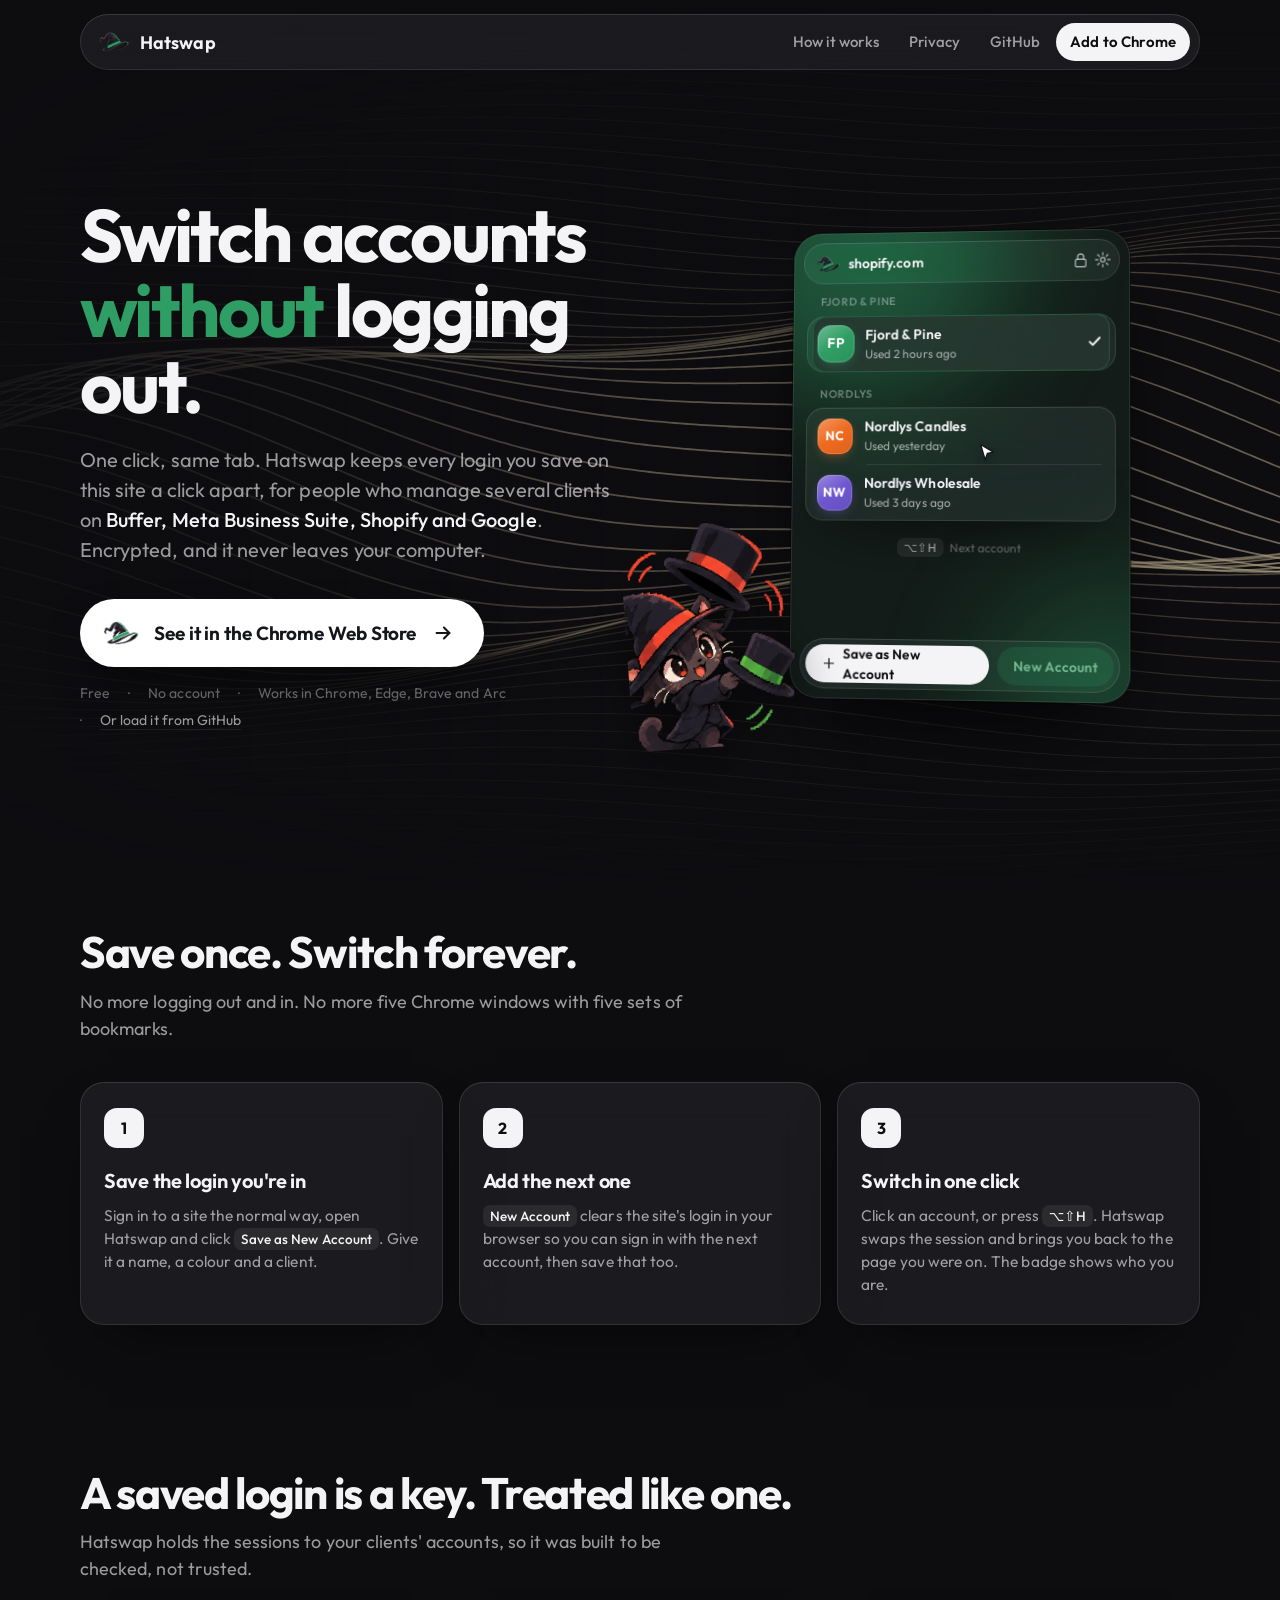
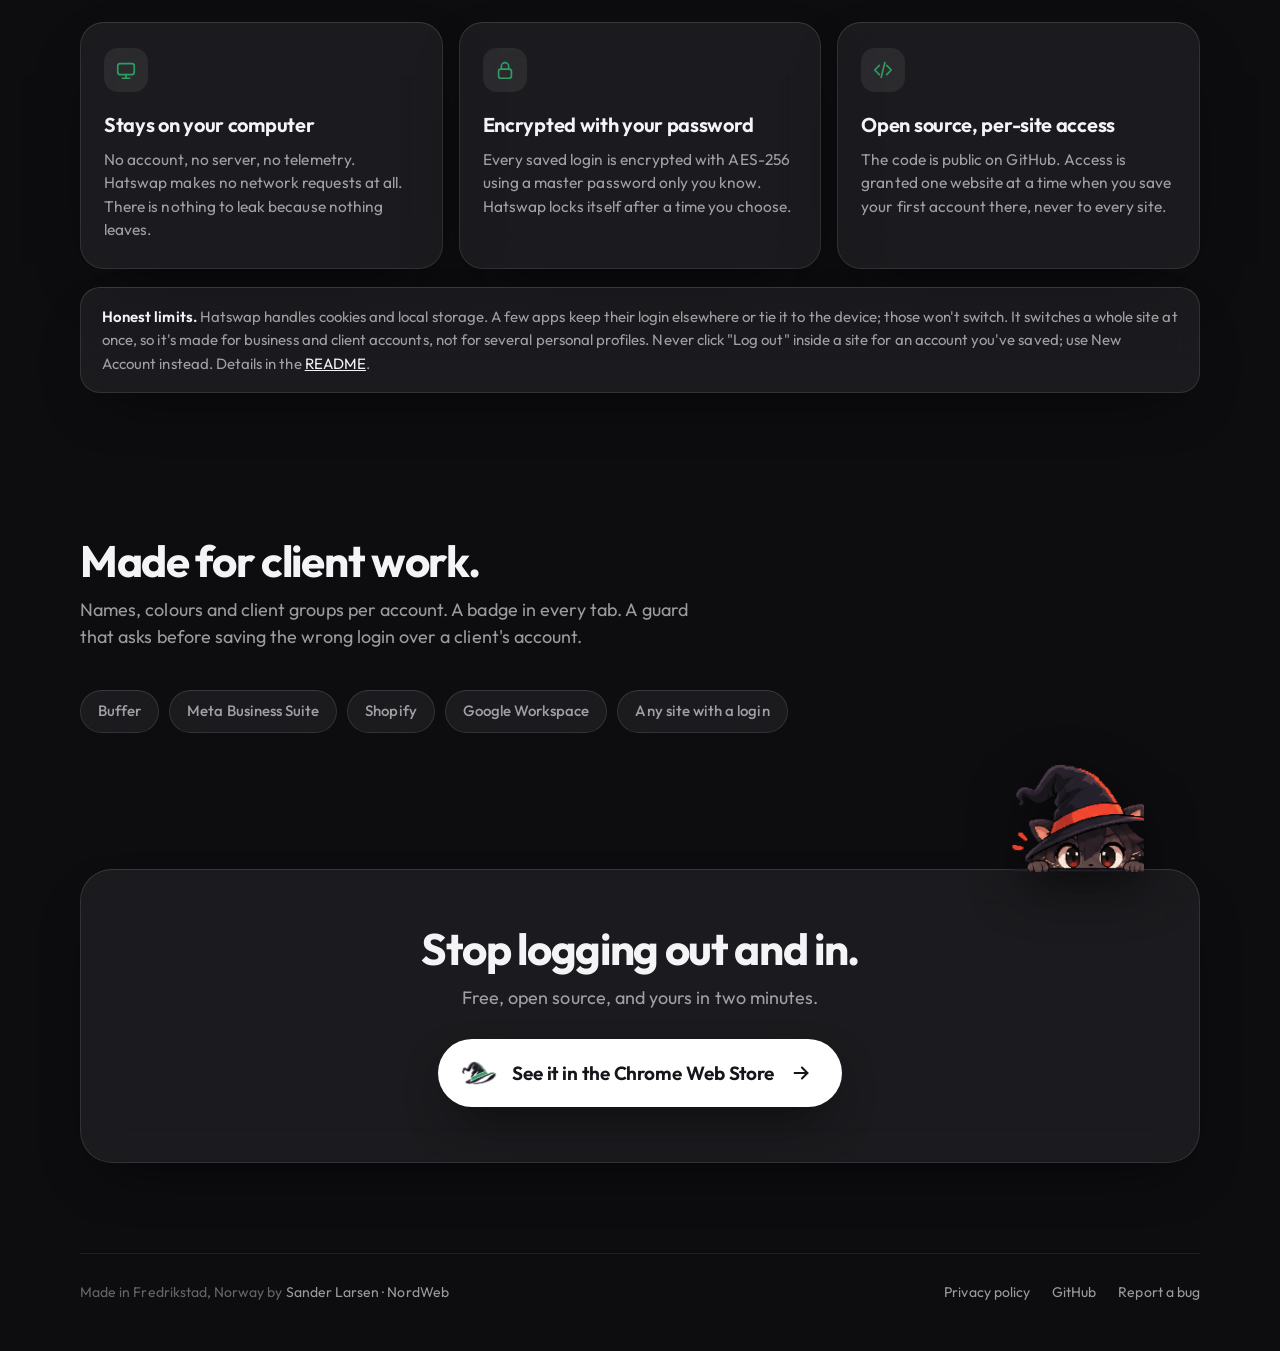
<file: index.html>
<!doctype html>
<html lang="en">
<head>
  <meta charset="utf-8">
  <meta name="viewport" content="width=device-width, initial-scale=1">
  <title>Hatswap – Switch accounts without logging out</title>
  <meta name="description" content="Hatswap is a free, open-source Chrome extension that switches between your accounts on the same website in one click. Every saved login is encrypted and never leaves your computer.">
  <meta property="og:title" content="Hatswap – Switch accounts without logging out">
  <meta property="og:description" content="One click, same tab. Encrypted, local-only, open source. Free Chrome extension for people who manage several clients.">
  <meta property="og:type" content="website">
  <meta property="og:image" content="icon128.png">
  <meta name="theme-color" content="#0d0d10">
  <link rel="icon" href="icon32.png" sizes="32x32">
  <link rel="apple-touch-icon" href="icon128.png">
  <style>
    @font-face {
      font-family: "Outfit";
      src: url("fonts/outfit.woff2") format("woff2-variations");
      font-weight: 100 900;
      font-display: swap;
    }

    :root {
      --coral: #ff5a3c;
      --wash: var(--coral);
      --bg: #0d0d10;
      --ink: #f4f3f6;
      --ink-2: rgb(244 243 246 / 0.62);
      --ink-3: rgb(244 243 246 / 0.38);
      --glass: rgb(255 255 255 / 0.06);
      --glass-strong: rgb(30 30 36 / 0.8);
      --glass-edge: rgb(255 255 255 / 0.1);
      --hairline: rgb(255 255 255 / 0.08);
      --field: rgb(255 255 255 / 0.07);
      --ok: #2ec27e;
      --font: "Outfit", ui-sans-serif, system-ui, -apple-system, sans-serif;
      --ease-out: cubic-bezier(0.23, 1, 0.32, 1);
      --spring: linear(0, 0.0251, 0.0893, 0.1782, 0.2805, 0.3873, 0.4923, 0.5911, 0.6806, 0.7595, 0.8269, 0.883, 0.9285, 0.9641, 0.9912, 1.0108, 1.0242, 1.0326, 1.037, 1.0384, 1.0376, 1.0352, 1.0318, 1.0279, 1.0238, 1.0197, 1.0159, 1.0125, 1.0094, 1.0068, 1.0046, 1.0028, 1.0015, 1.0004, 0.9996, 0.9991, 0.9988, 0.9986, 0.9985, 0.9986, 1);
      --spring-bouncy: linear(0, 0.0323, 0.1183, 0.2403, 0.3801, 0.5222, 0.6557, 0.7735, 0.8716, 0.9484, 1.0041, 1.0403, 1.0594, 1.0644, 1.0585, 1.0449, 1.0265, 1.006, 0.9856, 0.9671, 0.9517, 0.9402, 0.9329, 0.9298, 0.9304, 0.9343, 0.9407, 0.9489, 0.958, 0.9674, 0.9765, 0.9847, 0.9917, 0.9972, 1.0011, 1.0035, 1.0046, 1.0046, 1.0038, 1.0025, 1);
    }

    * { box-sizing: border-box; }
    html { scroll-behavior: smooth; }
    body {
      margin: 0;
      min-height: 100vh;
      font: 400 17px/1.5 var(--font);
      letter-spacing: 0.003em;
      -webkit-font-smoothing: antialiased;
      background: var(--bg);
      color: var(--ink);
      overflow-x: hidden;
    }
    h1, h2, h3, p { margin: 0; }
    a { color: inherit; }
    .i { width: 20px; height: 20px; flex: none; fill: none; stroke: currentColor; stroke-width: 1.8; stroke-linecap: round; stroke-linejoin: round; }
    :focus-visible { outline: 2.5px solid color-mix(in oklab, var(--wash) 60%, #fff); outline-offset: 3px; }

    /* The waves: a crisp field of flowing lines drawn at device resolution, in the
       colour of the account that is active in the demo. A mask keeps the text side calm. */
    .waves { position: fixed; inset: 0; z-index: 0; width: 100%; height: 100%; pointer-events: none; }
    .waves-mask {
      position: fixed; inset: 0; z-index: 0; pointer-events: none;
      background:
        linear-gradient(90deg, rgb(13 13 16 / 0.92) 0%, rgb(13 13 16 / 0.72) 26%, rgb(13 13 16 / 0.25) 50%, transparent 68%),
        linear-gradient(180deg, var(--bg) 0%, transparent 18%, transparent 86%, var(--bg) 100%);
    }
    /* The demo popup keeps its own soft blobs, like the real popup. */
    .blob {
      position: absolute;
      border-radius: 50%;
      background: var(--wash);
      opacity: 0.4;
      filter: blur(60px);
      transition: background-color 1200ms ease;
      animation: drift 32s ease-in-out infinite alternate;
    }
    @keyframes drift { from { transform: translate(0, 0) scale(1); } to { transform: translate(24px, 18px) scale(1.1); } }

    .page { position: relative; z-index: 1; }
    .wrap { width: min(1120px, 100% - 32px); margin: 0 auto; }

    /* Glass */
    .glass {
      background: var(--glass);
      box-shadow: inset 0 0 0 1px var(--glass-edge), 0 1px 0 rgb(255 255 255 / 0.04) inset, 0 24px 60px -30px rgb(0 0 0 / 0.8);
      backdrop-filter: blur(22px) saturate(1.5);
      -webkit-backdrop-filter: blur(22px) saturate(1.5);
    }

    /* Nav */
    .nav { position: sticky; top: 14px; z-index: 5; }
    .nav .bar { display: flex; align-items: center; gap: 20px; height: 56px; padding: 0 10px 0 18px; border-radius: 999px; }
    .brand { display: flex; align-items: center; gap: 10px; font-weight: 650; font-size: 18px; text-decoration: none; letter-spacing: 0.005em; }
    .nav-links { margin-left: auto; display: flex; gap: 2px; }
    .nav-links a { padding: 8px 14px; border-radius: 999px; color: var(--ink-2); text-decoration: none; font-size: 15px; font-weight: 500; transition: background-color 180ms ease, color 180ms ease; }
    .nav-links a:hover { background: var(--field); color: var(--ink); }
    .nav-links a.pill-btn { background: var(--ink); color: var(--bg); font-weight: 600; }
    .nav-links a.pill-btn:hover { background: #fff; }

    /* Hat mark: the artwork, with the band as a masked layer so it can take a colour. */
    .mark { --band: var(--coral); position: relative; display: block; flex: none; width: 32px; aspect-ratio: 1248 / 853; transform-origin: 50% 85%; }
    .hat { display: block; width: 100%; height: 100%; object-fit: contain; }
    .hat-band {
      position: absolute; inset: 0; background: var(--band);
      -webkit-mask: url("hat-band.png") center / contain no-repeat; mask: url("hat-band.png") center / contain no-repeat;
      transition: background-color 400ms ease 120ms;
    }
    .mark.is-swapping { animation: hat-swap 680ms var(--ease-out); }
    @keyframes hat-swap {
      0% { transform: none; }
      28% { transform: translateY(-5px) rotate(-16deg); }
      58% { transform: translateY(1.5px) rotate(5deg); }
      78% { transform: translateY(-0.5px) rotate(-1.5deg); }
      100% { transform: none; }
    }

    /* Hero */
    .hero { display: grid; grid-template-columns: 1.1fr 0.9fr; gap: 48px; align-items: center; padding: 72px 0 56px; min-height: calc(100vh - 100px); }
    h1 { margin-top: 0; font-size: clamp(42px, 6.2vw, 74px); line-height: 1.02; font-weight: 700; letter-spacing: -0.035em; }
    h1 em { font-style: normal; color: var(--wash); transition: color 1200ms ease; }
    .lede { margin-top: 22px; max-width: 540px; font-size: clamp(17px, 1.6vw, 20px); line-height: 1.5; color: var(--ink-2); }
    .lede strong { color: var(--ink); font-weight: 500; }

    .cta {
      display: inline-flex;
      align-items: center;
      gap: 14px;
      margin-top: 34px;
      height: 68px;
      padding: 0 30px 0 22px;
      border-radius: 999px;
      background: #fff;
      color: #15161a;
      text-decoration: none;
      font-size: 19px;
      font-weight: 650;
      letter-spacing: -0.005em;
      box-shadow: 0 0 0 0 color-mix(in oklab, var(--wash) 0%, transparent), 0 20px 50px -20px rgb(0 0 0 / 0.9);
      transition: transform 420ms var(--spring), box-shadow 400ms ease;
    }
    .cta .mark { --band: var(--wash); width: 38px; }
    .cta .i { width: 22px; height: 22px; margin-left: 2px; stroke-width: 2.2; transition: transform 320ms var(--spring); }
    .cta:hover { transform: translateY(-2px); box-shadow: 0 0 0 6px color-mix(in oklab, var(--wash) 28%, transparent), 0 24px 60px -18px color-mix(in oklab, var(--wash) 60%, #000); }
    .cta:hover .i { transform: translateX(4px); }
    .cta:active { transform: scale(0.97); transition-duration: 60ms; }
    .cta-meta { margin-top: 16px; display: flex; flex-wrap: wrap; gap: 6px 18px; font-size: 14px; color: var(--ink-3); }
    .cta-meta span::before { content: "·"; margin-right: 18px; color: var(--ink-3); }
    .cta-meta span:first-child::before { content: none; margin: 0; }
    .cta-meta a { color: var(--ink-2); text-decoration: none; border-bottom: 1px solid var(--hairline); }
    .cta-meta a:hover { color: var(--ink); }

    /* The demo: a live mock of the popup */
    .demo { position: relative; display: flex; justify-content: center; perspective: 1400px; }
    .popup {
      position: relative;
      width: 340px;
      height: 470px;
      overflow: hidden;
      border-radius: 28px;
      background: color-mix(in oklab, var(--bg) 88%, var(--wash) 12%);
      box-shadow: inset 0 0 0 1px var(--glass-edge), 0 40px 90px -30px rgb(0 0 0 / 0.95), 0 0 0 1px rgb(0 0 0 / 0.5);
      transform: rotateY(-6deg) rotateX(3deg);
      transition: background-color 1200ms ease, transform 700ms var(--ease-out);
      font-size: 13.5px;
    }
    .demo:hover .popup { transform: none; }
    .popup .blob.a { width: 300px; height: 300px; top: -130px; left: -80px; opacity: 0.45; }
    .popup .blob.b { width: 240px; height: 240px; bottom: -120px; right: -100px; opacity: 0.3; }
    .popup-ui { position: absolute; inset: 0; display: flex; flex-direction: column; }
    .p-bar { position: absolute; left: 10px; right: 10px; top: 10px; z-index: 2; display: flex; align-items: center; gap: 8px; height: 42px; padding: 0 8px 0 12px; border-radius: 999px; }
    .p-bar .mark { width: 26px; }
    .p-bar .site { font-weight: 600; font-size: 14px; }
    .p-bar .icons { margin-left: auto; display: flex; gap: 4px; color: var(--ink-2); }
    .p-bar .icons .i { width: 18px; height: 18px; }
    .p-body { position: absolute; inset: 62px 0 70px; padding: 0 14px; overflow: hidden; }
    .p-section + .p-section { margin-top: 14px; }
    .p-head { padding: 0 14px 6px; font-size: 11px; font-weight: 600; letter-spacing: 0.06em; text-transform: uppercase; color: var(--ink-3); }
    .p-group { position: relative; list-style: none; margin: 0; padding: 0; border-radius: 18px; overflow: hidden; }
    .p-pill {
      position: absolute; left: 6px; right: 6px; top: 0; z-index: 0; border-radius: 14px;
      background: color-mix(in oklab, var(--wash) 16%, var(--glass-strong));
      box-shadow: inset 0 0 0 1px color-mix(in oklab, var(--wash) 30%, transparent);
      opacity: 0; pointer-events: none;
      transition: transform 560ms var(--spring), height 560ms var(--spring), opacity 200ms ease, background-color 700ms ease;
    }
    .p-row { position: relative; z-index: 1; display: flex; align-items: center; gap: 12px; padding: 9px 12px; }
    .p-row + .p-row::before { content: ""; position: absolute; top: 0; left: 62px; right: 14px; height: 1px; background: var(--hairline); transition: opacity 300ms ease; }
    .p-row.is-active::before, .p-row.is-active + .p-row::before { opacity: 0; }
    .avatar {
      display: grid; place-items: center; width: 36px; height: 36px; flex: none; border-radius: 13px;
      background-color: var(--c);
      background-image: linear-gradient(145deg, rgb(255 255 255 / 0.3), rgb(255 255 255 / 0) 50%, rgb(0 0 0 / 0.08));
      color: #fff; font-size: 13px; font-weight: 700; letter-spacing: 0.03em;
      box-shadow: inset 0 0 0 1px rgb(255 255 255 / 0.18), 0 4px 12px -4px color-mix(in oklab, var(--c) 60%, transparent);
      transition: transform 460ms var(--spring);
    }
    .p-row.is-active .avatar { transform: scale(1.06); }
    .p-text { display: flex; flex-direction: column; min-width: 0; flex: 1; }
    .p-name { font-weight: 600; font-size: 14px; }
    .p-sub { font-size: 12px; color: var(--ink-2); white-space: nowrap; overflow: hidden; text-overflow: ellipsis; }
    .p-check { width: 18px; height: 18px; stroke-width: 2.6; opacity: 0; transform: scale(0.4) rotate(-20deg); transition: opacity 140ms ease, transform 520ms var(--spring-bouncy); }
    .p-row.is-active .p-check { opacity: 1; transform: none; }
    .p-hint { margin-top: 18px; text-align: center; font-size: 12px; color: var(--ink-3); }
    .p-hint kbd { margin-right: 6px; padding: 2px 7px; border-radius: 7px; background: var(--field); color: var(--ink-2); font: 500 12px/1.5 var(--font); }
    .p-tool { position: absolute; left: 10px; right: 10px; bottom: 10px; z-index: 2; display: flex; gap: 8px; padding: 6px; border-radius: 999px; }
    .p-btn { display: inline-flex; align-items: center; justify-content: center; gap: 6px; height: 38px; padding: 0 16px; border-radius: 999px; font-size: 13.5px; font-weight: 600; }
    .p-btn.filled { flex: 1; background: var(--ink); color: var(--bg); }
    .p-btn.tinted { background: color-mix(in oklab, var(--wash) 18%, transparent); color: color-mix(in oklab, var(--wash) 70%, var(--ink)); transition: background-color 700ms ease, color 700ms ease; }
    .p-btn .i { width: 16px; height: 16px; }
    .cursor {
      position: absolute; z-index: 3; width: 22px; height: 22px; pointer-events: none;
      filter: drop-shadow(0 4px 8px rgb(0 0 0 / 0.5));
      transition: transform 900ms var(--ease-out), opacity 300ms ease;
      opacity: 0;
    }
    .cursor svg { width: 22px; height: 22px; }
    .cursor.is-pressing svg { transform: scale(0.85); }
    .cursor svg { transition: transform 120ms ease; }

    /* The mascot */
    .mascot { display: block; height: auto; filter: drop-shadow(0 14px 24px rgb(0 0 0 / 0.55)); pointer-events: none; user-select: none; }
    .hero-cat { position: absolute; left: -92px; bottom: -48px; width: 168px; transform: rotate(-4deg); }
    .section-head { display: flex; align-items: flex-end; justify-content: space-between; gap: 28px; }
    .section-head .mascot { width: 128px; flex: none; margin-bottom: -8px; }
    .band .inner { position: relative; }
    .band .peek { position: absolute; right: 56px; bottom: calc(100% - 4px); width: 132px; margin: 0; }
    .footer-cat { width: 48px; filter: none; }

    /* Sections */
    section.block { padding: 72px 0; }
    .section-title { font-size: clamp(30px, 3.6vw, 44px); font-weight: 700; letter-spacing: -0.03em; line-height: 1.08; }
    .section-lede { margin-top: 12px; max-width: 620px; font-size: 18px; color: var(--ink-2); }
    .steps { margin-top: 40px; display: grid; grid-template-columns: repeat(3, 1fr); gap: 16px; }
    .step { padding: 26px 24px 28px; border-radius: 24px; }
    .step .n { display: grid; place-items: center; width: 40px; height: 40px; border-radius: 13px; background: var(--ink); color: var(--bg); font-weight: 700; font-size: 16px; }
    .step h3 { margin-top: 18px; font-size: 20px; font-weight: 650; letter-spacing: -0.015em; }
    .step p { margin-top: 8px; color: var(--ink-2); font-size: 15.5px; line-height: 1.5; }
    .step code { padding: 2px 7px; border-radius: 7px; background: var(--field); color: var(--ink); font: 500 13.5px/1.5 var(--font); white-space: nowrap; }

    .cards { margin-top: 40px; display: grid; grid-template-columns: repeat(3, 1fr); gap: 16px; }
    .card { padding: 26px 24px 28px; border-radius: 24px; }
    .card .icon { display: grid; place-items: center; width: 44px; height: 44px; border-radius: 14px; background: var(--field); color: var(--wash); transition: color 1200ms ease; }
    .card .icon .i { width: 22px; height: 22px; }
    .card h3 { margin-top: 18px; font-size: 20px; font-weight: 650; letter-spacing: -0.015em; }
    .card p { margin-top: 8px; color: var(--ink-2); font-size: 15.5px; line-height: 1.5; }
    .honest { margin-top: 18px; padding: 18px 22px; border-radius: 20px; font-size: 15px; color: var(--ink-2); line-height: 1.55; }
    .honest strong { color: var(--ink); font-weight: 600; }
    .honest a { color: var(--ink); }

    .works { margin-top: 40px; display: flex; flex-wrap: wrap; gap: 10px; }
    .works span { padding: 10px 18px; border-radius: 999px; font-size: 15px; font-weight: 500; color: var(--ink-2); }

    .band { padding: 64px 0 90px; }
    .band .inner { padding: 56px 32px; border-radius: 32px; text-align: center; }
    .band h2 { font-size: clamp(30px, 3.6vw, 44px); font-weight: 700; letter-spacing: -0.03em; line-height: 1.08; }
    .band p { margin-top: 12px; color: var(--ink-2); font-size: 18px; }
    .band .cta { margin-top: 28px; }

    footer { padding: 0 0 48px; }
    footer .row { display: flex; flex-wrap: wrap; align-items: center; gap: 8px 22px; padding-top: 28px; border-top: 1px solid var(--hairline); font-size: 14px; color: var(--ink-3); }
    footer a { color: var(--ink-2); text-decoration: none; }
    footer a:hover { color: var(--ink); }
    footer .spacer { flex: 1; }

    @media (max-width: 900px) {
      .hero { grid-template-columns: 1fr; gap: 40px; padding: 48px 0 40px; min-height: 0; text-align: center; }
      .lede { margin-left: auto; margin-right: auto; }
      .cta-meta { justify-content: center; gap: 8px; }
      .cta-meta span::before { content: none; margin: 0; }
      .cta-meta span { padding: 6px 12px; border-radius: 999px; background: var(--field); }
      .steps, .cards { grid-template-columns: 1fr; }
      .popup { transform: none; }
      .nav-links a:not(.pill-btn) { display: none; }
      .hero-cat { left: -14px; bottom: -40px; width: 116px; }
      .section-head { flex-direction: column; align-items: flex-start; }
      .section-head .mascot { width: 104px; margin: 0; }
      .band .peek { width: 104px; right: 24px; }
    }
    @media (max-width: 420px) {
      .popup { width: 100%; max-width: 340px; }
      .cta { height: 60px; padding: 0 22px 0 18px; font-size: 17px; gap: 10px; }
      .cta .hat { width: 26px; height: 26px; }
    }
    @media (prefers-reduced-motion: reduce) {
      *, *::before, *::after { transition-duration: 1ms !important; animation-duration: 1ms !important; }
      .blob { animation: none; }
      html { scroll-behavior: auto; }
    }
  </style>
</head>
<body>
  <canvas class="waves" id="waves" aria-hidden="true"></canvas>
  <div class="waves-mask" aria-hidden="true"></div>

  <svg width="0" height="0" style="position:absolute" aria-hidden="true">
    <symbol id="check" viewBox="0 0 24 24"><path d="m5.5 12.5 4 4L18.5 7"/></symbol>
  </svg>

  <div class="page">
    <header class="nav">
      <div class="wrap">
        <div class="bar glass">
          <a class="brand" href="#top" aria-label="Hatswap">
            <span class="mark" id="nav-mark"><img class="hat" src="hat.png" alt=""><span class="hat-band" aria-hidden="true"></span></span>
            Hatswap
          </a>
          <nav class="nav-links" aria-label="Site">
            <a href="#how">How it works</a>
            <a href="#privacy">Privacy</a>
            <a href="https://github.com/bogoza65/hatswap" rel="noopener">GitHub</a>
            <a class="pill-btn" href="https://chromewebstore.google.com/search/hatswap" rel="noopener">Add to Chrome</a>
          </nav>
        </div>
      </div>
    </header>

    <main class="wrap" id="top">
      <section class="hero">
        <div class="hero-text">
          <h1>Switch accounts <em>without</em> logging out.</h1>
          <p class="lede">One click, same tab. Hatswap keeps every login you save on this site a click apart, for people who manage several clients on <strong>Buffer, Meta Business Suite, Shopify and Google</strong>. Encrypted, and it never leaves your computer.</p>
          <!-- Replace the href with the store detail URL once the listing is live. -->
          <a class="cta" id="cta" href="https://chromewebstore.google.com/search/hatswap" rel="noopener">
            <span class="mark"><img class="hat" src="hat.png" alt=""><span class="hat-band" aria-hidden="true"></span></span>
            See it in the Chrome Web Store
            <svg class="i" viewBox="0 0 24 24" aria-hidden="true"><path d="M5 12h14"/><path d="m13 6 6 6-6 6"/></svg>
          </a>
          <p class="cta-meta">
            <span>Free</span>
            <span>No account</span>
            <span>Works in Chrome, Edge, Brave and Arc</span>
            <span><a href="https://github.com/bogoza65/hatswap/releases" rel="noopener">Or load it from GitHub</a></span>
          </p>
        </div>

        <div class="demo" aria-label="Animated demo of the Hatswap popup switching between three accounts">
          <div class="popup" id="popup">
            <span class="blob a" aria-hidden="true"></span><span class="blob b" aria-hidden="true"></span>
            <div class="popup-ui">
              <div class="p-bar glass">
                <span class="mark" id="popup-mark"><img class="hat" src="hat.png" alt=""><span class="hat-band" aria-hidden="true"></span></span>
                <span class="site">shopify.com</span>
                <span class="icons" aria-hidden="true">
                  <svg class="i" viewBox="0 0 24 24"><rect x="5" y="11" width="14" height="10" rx="2.5"/><path d="M8 11V8a4 4 0 0 1 8 0v3"/></svg>
                  <svg class="i" viewBox="0 0 24 24"><circle cx="12" cy="12" r="3"/><path d="M12 2.5v3M12 18.5v3M2.5 12h3M18.5 12h3M5.3 5.3l2.1 2.1M16.6 16.6l2.1 2.1M5.3 18.7l2.1-2.1M16.6 7.4l2.1-2.1"/></svg>
                </span>
              </div>
              <div class="p-body" id="p-body">
                <div class="p-section">
                  <div class="p-head">Fjord &amp; Pine</div>
                  <ul class="p-group glass"><li class="p-pill" aria-hidden="true"></li>
                    <li class="p-row" data-color="#2F9E64" data-name="Fjord &amp; Pine"><span class="avatar" style="--c:#2F9E64">FP</span><span class="p-text"><span class="p-name">Fjord &amp; Pine</span><span class="p-sub">Used 2 hours ago</span></span><svg class="i p-check" aria-hidden="true"><use href="#check"/></svg></li>
                  </ul>
                </div>
                <div class="p-section">
                  <div class="p-head">Nordlys</div>
                  <ul class="p-group glass"><li class="p-pill" aria-hidden="true"></li>
                    <li class="p-row" data-color="#EF6A1F" data-name="Nordlys Candles"><span class="avatar" style="--c:#EF6A1F">NC</span><span class="p-text"><span class="p-name">Nordlys Candles</span><span class="p-sub">Used yesterday</span></span><svg class="i p-check" aria-hidden="true"><use href="#check"/></svg></li>
                    <li class="p-row" data-color="#6E56CF" data-name="Nordlys Wholesale"><span class="avatar" style="--c:#6E56CF">NW</span><span class="p-text"><span class="p-name">Nordlys Wholesale</span><span class="p-sub">Used 3 days ago</span></span><svg class="i p-check" aria-hidden="true"><use href="#check"/></svg></li>
                  </ul>
                </div>
                <p class="p-hint"><kbd>⌥⇧H</kbd>Next account</p>
              </div>
              <div class="p-tool glass">
                <span class="p-btn filled"><svg class="i" viewBox="0 0 24 24" aria-hidden="true"><path d="M12 5v14M5 12h14"/></svg>Save as New Account</span>
                <span class="p-btn tinted">New Account</span>
              </div>
              <div class="cursor" id="cursor" aria-hidden="true">
                <svg viewBox="0 0 24 24"><path d="M5 3l14 8.5-6.5 1.5L10 20z" fill="#fff" stroke="#15161a" stroke-width="1.6" stroke-linejoin="round"/></svg>
              </div>
            </div>
          </div>
          <img class="mascot hero-cat" src="mascot/pose-4.png" alt="" aria-hidden="true">
        </div>
      </section>

      <section class="block" id="how">
        <div class="section-head">
          <div>
            <h2 class="section-title">Save once. Switch forever.</h2>
            <p class="section-lede">No more logging out and in. No more five Chrome windows with five sets of bookmarks.</p>
          </div>
        </div>
        <div class="steps">
          <div class="step glass">
            <span class="n">1</span>
            <h3>Save the login you're in</h3>
            <p>Sign in to a site the normal way, open Hatswap and click <code>Save as New Account</code>. Give it a name, a colour and a client.</p>
          </div>
          <div class="step glass">
            <span class="n">2</span>
            <h3>Add the next one</h3>
            <p><code>New Account</code> clears the site's login in your browser so you can sign in with the next account, then save that too.</p>
          </div>
          <div class="step glass">
            <span class="n">3</span>
            <h3>Switch in one click</h3>
            <p>Click an account, or press <code>⌥⇧H</code>. Hatswap swaps the session and brings you back to the page you were on. The badge shows who you are.</p>
          </div>
        </div>
      </section>

      <section class="block" id="privacy">
        <div class="section-head">
          <div>
            <h2 class="section-title">A saved login is a key. Treated like one.</h2>
            <p class="section-lede">Hatswap holds the sessions to your clients' accounts, so it was built to be checked, not trusted.</p>
          </div>
        </div>
        <div class="cards">
          <div class="card glass">
            <span class="icon"><svg class="i" viewBox="0 0 24 24" aria-hidden="true"><rect x="3" y="5" width="18" height="12" rx="2.5"/><path d="M8 21h8M12 17v4"/></svg></span>
            <h3>Stays on your computer</h3>
            <p>No account, no server, no telemetry. Hatswap makes no network requests at all. There is nothing to leak because nothing leaves.</p>
          </div>
          <div class="card glass">
            <span class="icon"><svg class="i" viewBox="0 0 24 24" aria-hidden="true"><rect x="5" y="11" width="14" height="10" rx="2.5"/><path d="M8 11V8a4 4 0 0 1 8 0v3"/></svg></span>
            <h3>Encrypted with your password</h3>
            <p>Every saved login is encrypted with AES-256 using a master password only you know. Hatswap locks itself after a time you choose.</p>
          </div>
          <div class="card glass">
            <span class="icon"><svg class="i" viewBox="0 0 24 24" aria-hidden="true"><path d="m8 7-5 5 5 5M16 7l5 5-5 5M14 4l-4 16"/></svg></span>
            <h3>Open source, per-site access</h3>
            <p>The code is public on GitHub. Access is granted one website at a time when you save your first account there, never to every site.</p>
          </div>
        </div>
        <div class="honest glass">
          <strong>Honest limits.</strong> Hatswap handles cookies and local storage. A few apps keep their login elsewhere or tie it to the device; those won't switch. It switches a whole site at once, so it's made for business and client accounts, not for several personal profiles. Never click "Log out" inside a site for an account you've saved; use New Account instead. Details in the <a href="https://github.com/bogoza65/hatswap#known-limitations" rel="noopener">README</a>.
        </div>
      </section>

      <section class="block" id="works">
        <div class="section-head">
          <div>
            <h2 class="section-title">Made for client work.</h2>
            <p class="section-lede">Names, colours and client groups per account. A badge in every tab. A guard that asks before saving the wrong login over a client's account.</p>
          </div>
        </div>
        <div class="works" aria-label="Works with">
          <span class="glass">Buffer</span><span class="glass">Meta Business Suite</span><span class="glass">Shopify</span><span class="glass">Google Workspace</span><span class="glass">Any site with a login</span>
        </div>
      </section>

      <section class="band">
        <div class="inner glass">
          <img class="mascot peek" src="mascot/pose-5.png" alt="" aria-hidden="true">
          <h2>Stop logging out and in.</h2>
          <p>Free, open source, and yours in two minutes.</p>
          <a class="cta" href="https://chromewebstore.google.com/search/hatswap" rel="noopener">
            <span class="mark"><img class="hat" src="hat.png" alt=""><span class="hat-band" aria-hidden="true"></span></span>
            See it in the Chrome Web Store
            <svg class="i" viewBox="0 0 24 24" aria-hidden="true"><path d="M5 12h14"/><path d="m13 6 6 6-6 6"/></svg>
          </a>
        </div>
      </section>

      <footer>
        <div class="row">
          <span>Made in Fredrikstad, Norway by <a href="https://nordweb.io" rel="noopener">Sander Larsen · NordWeb</a></span>
          <span class="spacer"></span>
          <a href="privacy.html">Privacy policy</a>
          <a href="https://github.com/bogoza65/hatswap" rel="noopener">GitHub</a>
          <a href="https://github.com/bogoza65/hatswap/issues" rel="noopener">Report a bug</a>
        </div>
      </footer>
    </main>
  </div>

  <script>
    // Waves: ~50 horizontal lines, each displaced by three slow sine fields, with the
    // amplitude and opacity peaking in a band across the middle so it reads as a
    // single surface. Drawn at device pixel ratio so the lines stay crisp, tinted
    // by --wash (eased, so colour changes glide), paused when the tab is hidden.
    (() => {
      const canvas = document.getElementById('waves');
      const ctx = canvas.getContext('2d');
      const reduced = matchMedia('(prefers-reduced-motion: reduce)').matches;
      const probe = document.createElement('span');
      probe.style.cssText = 'position:absolute;visibility:hidden;color:var(--wash)';
      document.body.append(probe);
      let w = 0, h = 0, color = [255, 90, 60], target = color, frame = 0;

      function resize() {
        const dpr = Math.min(window.devicePixelRatio || 1, 2);
        w = innerWidth; h = innerHeight;
        canvas.width = Math.round(w * dpr); canvas.height = Math.round(h * dpr);
        ctx.setTransform(dpr, 0, 0, dpr, 0, 0);
        if (reduced) draw(0);
      }

      function readColor() {
        const m = getComputedStyle(probe).color.match(/[\d.]+/g);
        if (m && m.length >= 3) target = m.slice(0, 3).map(Number);
      }

      function draw(t) {
        ctx.clearRect(0, 0, w, h);
        color = color.map((c, i) => c + (target[i] - c) * 0.04);
        const rows = Math.max(40, Math.round(h / 13));
        const gap = h / rows;
        const step = w > 900 ? 5 : 7;
        for (let i = -4; i < rows + 4; i++) {
          const depth = i / rows;
          const bulge = Math.exp(-((depth - 0.52) ** 2) / 0.05);
          const amp = 8 + 64 * bulge;
          const alpha = 0.08 + 0.5 * bulge;
          // The ridge lightens toward white, so the crest reads as lit.
          const [r, g, b] = color.map((c) => Math.round(c + (255 - c) * 0.35 * bulge));
          ctx.beginPath();
          for (let x = -step; x <= w + step; x += step) {
            const nx = x / w;
            const y = i * gap
              + amp * Math.sin(nx * 4.6 + t * 0.00031 + i * 0.26)
              + amp * 0.45 * Math.sin(nx * 9.3 - t * 0.00019 + i * 0.12)
              + amp * 0.3 * Math.sin(nx * 1.9 + t * 0.00047 - i * 0.06);
            x === -step ? ctx.moveTo(x, y) : ctx.lineTo(x, y);
          }
          ctx.strokeStyle = `rgba(${r},${g},${b},${alpha.toFixed(3)})`;
          ctx.lineWidth = 0.9 + 0.9 * bulge;
          ctx.stroke();
        }
      }

      function loop(t) {
        if (!document.hidden) { if (frame++ % 20 === 0) readColor(); draw(t); }
        requestAnimationFrame(loop);
      }

      addEventListener('resize', resize);
      resize();
      readColor();
      color = target;
      if (reduced) { draw(0); return; }
      requestAnimationFrame(loop);
    })();

    // The demo cycles through the saved accounts on its own: the cursor moves to a
    // row, clicks, the pill flows there, the check pops in, and the whole page's
    // wash takes that account's colour. Hover to pause and look around.
    (() => {
      const reduced = matchMedia('(prefers-reduced-motion: reduce)').matches;
      const rows = [...document.querySelectorAll('.p-row')];
      const cursor = document.getElementById('cursor');
      const popup = document.getElementById('popup');
      const marks = [document.getElementById('nav-mark'), document.getElementById('popup-mark'), ...document.querySelectorAll('.cta .mark')];
      let index = 0;
      let paused = false;

      function setWash(color) {
        document.documentElement.style.setProperty('--wash', color);
        for (const mark of marks) {
          mark.style.setProperty('--band', color);
          if (reduced || mark.closest('.cta')) continue;
          mark.classList.remove('is-swapping');
          void mark.offsetWidth;
          mark.classList.add('is-swapping');
        }
      }

      function placePill(row, animate) {
        for (const pill of document.querySelectorAll('.p-pill')) {
          const mine = pill.parentElement === row.parentElement;
          pill.style.transition = animate ? '' : 'none';
          if (mine) {
            pill.style.height = `${row.offsetHeight}px`;
            pill.style.transform = `translateY(${row.offsetTop}px)`;
          }
          pill.style.opacity = mine ? '1' : '0';
          if (!animate) pill.getBoundingClientRect();
        }
      }

      function activate(i, animate) {
        const row = rows[i];
        rows.forEach((r, j) => r.classList.toggle('is-active', j === i));
        placePill(row, animate);
        setWash(row.dataset.color);
      }

      function moveCursorTo(row) {
        const box = popup.getBoundingClientRect();
        const r = row.getBoundingClientRect();
        cursor.style.transform = `translate(${r.left - box.left + r.width * 0.55}px, ${r.top - box.top + r.height * 0.6}px)`;
      }

      activate(0, false);
      if (reduced) return;

      const sleep = (ms) => new Promise((resolve) => setTimeout(resolve, ms));
      popup.addEventListener('mouseenter', () => { paused = true; });
      popup.addEventListener('mouseleave', () => { paused = false; });

      (async () => {
        await sleep(1400);
        cursor.style.opacity = '1';
        for (;;) {
          while (paused) await sleep(200);
          const next = (index + 1) % rows.length;
          moveCursorTo(rows[next]);
          await sleep(950);
          cursor.classList.add('is-pressing');
          await sleep(110);
          cursor.classList.remove('is-pressing');
          index = next;
          activate(index, true);
          await sleep(2600);
        }
      })();

      // Keep the pill aligned once the font has loaded and on resize.
      document.fonts.ready.then(() => activate(index, false));
      addEventListener('resize', () => activate(index, false));
    })();
  </script>
</body>
</html>
</file>
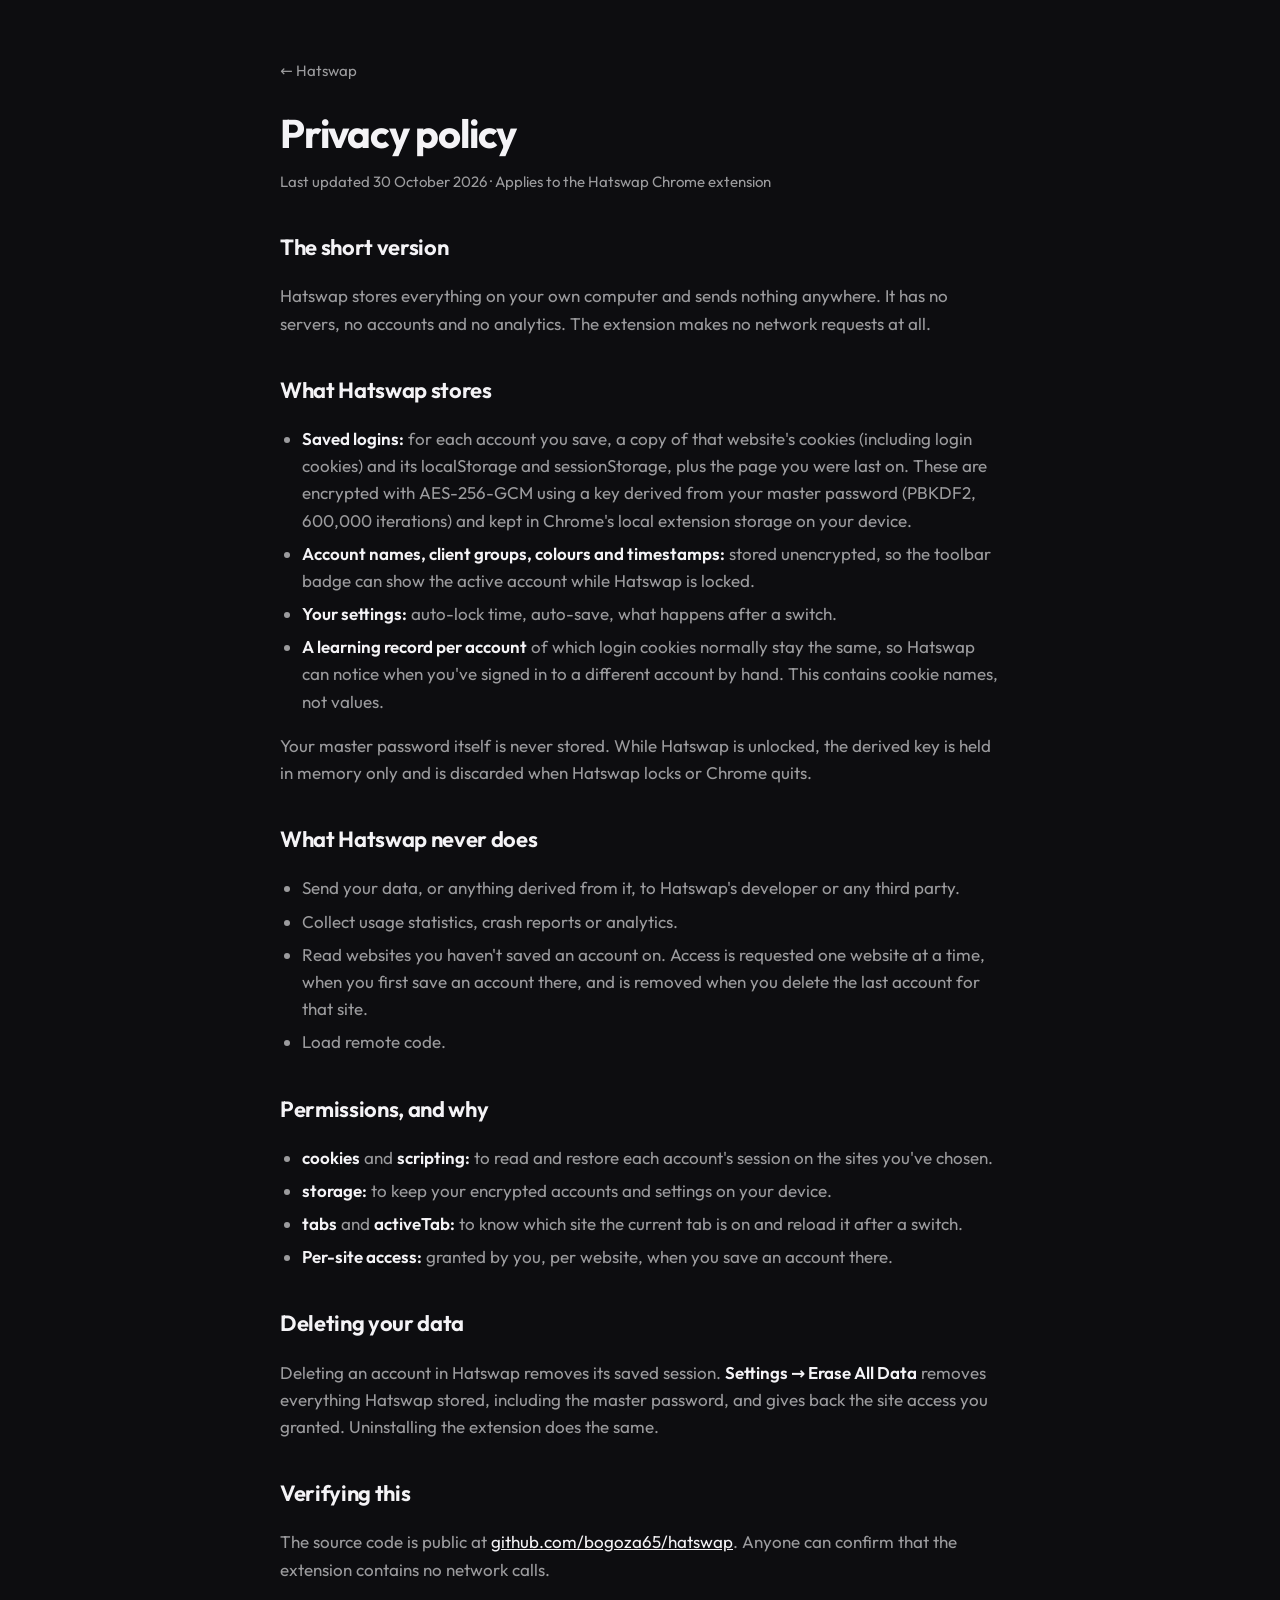
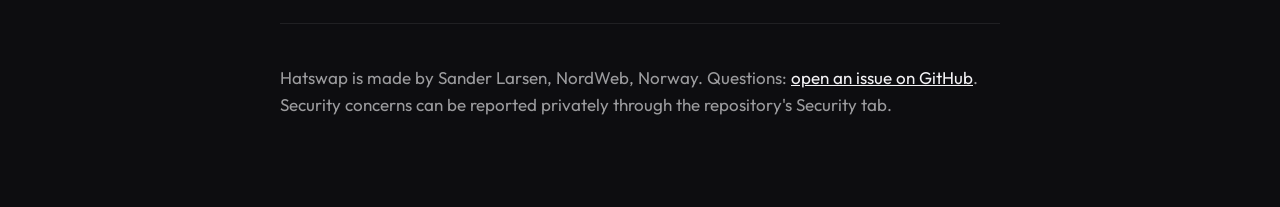
<file: privacy.html>
<!doctype html>
<html lang="en">
<head>
  <meta charset="utf-8">
  <meta name="viewport" content="width=device-width, initial-scale=1">
  <title>Hatswap – Privacy policy</title>
  <meta name="description" content="What Hatswap stores, where, and what it never does.">
  <meta name="theme-color" content="#0d0d10">
  <link rel="icon" href="icon32.png" sizes="32x32">
  <style>
    @font-face { font-family: "Outfit"; src: url("fonts/outfit.woff2") format("woff2-variations"); font-weight: 100 900; font-display: swap; }
    :root { --bg: #0d0d10; --ink: #f4f3f6; --ink-2: rgb(244 243 246 / 0.62); --hairline: rgb(255 255 255 / 0.08); --coral: #ff5a3c; }
    * { box-sizing: border-box; }
    body { margin: 0; font: 400 17px/1.6 "Outfit", ui-sans-serif, system-ui, sans-serif; background: var(--bg); color: var(--ink); -webkit-font-smoothing: antialiased; }
    main { width: min(720px, 100% - 32px); margin: 0 auto; padding: 56px 0 72px; }
    a { color: var(--ink); }
    .back { display: inline-flex; align-items: center; gap: 8px; text-decoration: none; color: var(--ink-2); font-size: 15px; }
    .back:hover { color: var(--ink); }
    h1 { margin: 28px 0 6px; font-size: 40px; font-weight: 700; letter-spacing: -0.03em; line-height: 1.1; }
    .date { color: var(--ink-2); font-size: 15px; }
    h2 { margin: 36px 0 8px; font-size: 22px; font-weight: 650; letter-spacing: -0.015em; }
    p, li { color: var(--ink-2); }
    p strong, li strong { color: var(--ink); font-weight: 600; }
    ul { padding-left: 22px; }
    li + li { margin-top: 6px; }
    hr { border: 0; border-top: 1px solid var(--hairline); margin: 40px 0; }
  </style>
</head>
<body>
  <main>
    <a class="back" href="index.html">← Hatswap</a>
    <h1>Privacy policy</h1>
    <p class="date">Last updated 30 October 2026 · Applies to the Hatswap Chrome extension</p>

    <h2>The short version</h2>
    <p>Hatswap stores everything on your own computer and sends nothing anywhere. It has no servers, no accounts and no analytics. The extension makes no network requests at all.</p>

    <h2>What Hatswap stores</h2>
    <ul>
      <li><strong>Saved logins:</strong> for each account you save, a copy of that website's cookies (including login cookies) and its localStorage and sessionStorage, plus the page you were last on. These are encrypted with AES-256-GCM using a key derived from your master password (PBKDF2, 600,000 iterations) and kept in Chrome's local extension storage on your device.</li>
      <li><strong>Account names, client groups, colours and timestamps:</strong> stored unencrypted, so the toolbar badge can show the active account while Hatswap is locked.</li>
      <li><strong>Your settings:</strong> auto-lock time, auto-save, what happens after a switch.</li>
      <li><strong>A learning record per account</strong> of which login cookies normally stay the same, so Hatswap can notice when you've signed in to a different account by hand. This contains cookie names, not values.</li>
    </ul>
    <p>Your master password itself is never stored. While Hatswap is unlocked, the derived key is held in memory only and is discarded when Hatswap locks or Chrome quits.</p>

    <h2>What Hatswap never does</h2>
    <ul>
      <li>Send your data, or anything derived from it, to Hatswap's developer or any third party.</li>
      <li>Collect usage statistics, crash reports or analytics.</li>
      <li>Read websites you haven't saved an account on. Access is requested one website at a time, when you first save an account there, and is removed when you delete the last account for that site.</li>
      <li>Load remote code.</li>
    </ul>

    <h2>Permissions, and why</h2>
    <ul>
      <li><strong>cookies</strong> and <strong>scripting:</strong> to read and restore each account's session on the sites you've chosen.</li>
      <li><strong>storage:</strong> to keep your encrypted accounts and settings on your device.</li>
      <li><strong>tabs</strong> and <strong>activeTab:</strong> to know which site the current tab is on and reload it after a switch.</li>
      <li><strong>Per-site access:</strong> granted by you, per website, when you save an account there.</li>
    </ul>

    <h2>Deleting your data</h2>
    <p>Deleting an account in Hatswap removes its saved session. <strong>Settings → Erase All Data</strong> removes everything Hatswap stored, including the master password, and gives back the site access you granted. Uninstalling the extension does the same.</p>

    <h2>Verifying this</h2>
    <p>The source code is public at <a href="https://github.com/bogoza65/hatswap" rel="noopener">github.com/bogoza65/hatswap</a>. Anyone can confirm that the extension contains no network calls.</p>

    <hr>
    <p>Hatswap is made by Sander Larsen, NordWeb, Norway. Questions: <a href="https://github.com/bogoza65/hatswap/issues" rel="noopener">open an issue on GitHub</a>. Security concerns can be reported privately through the repository's Security tab.</p>
  </main>
</body>
</html>
</file>
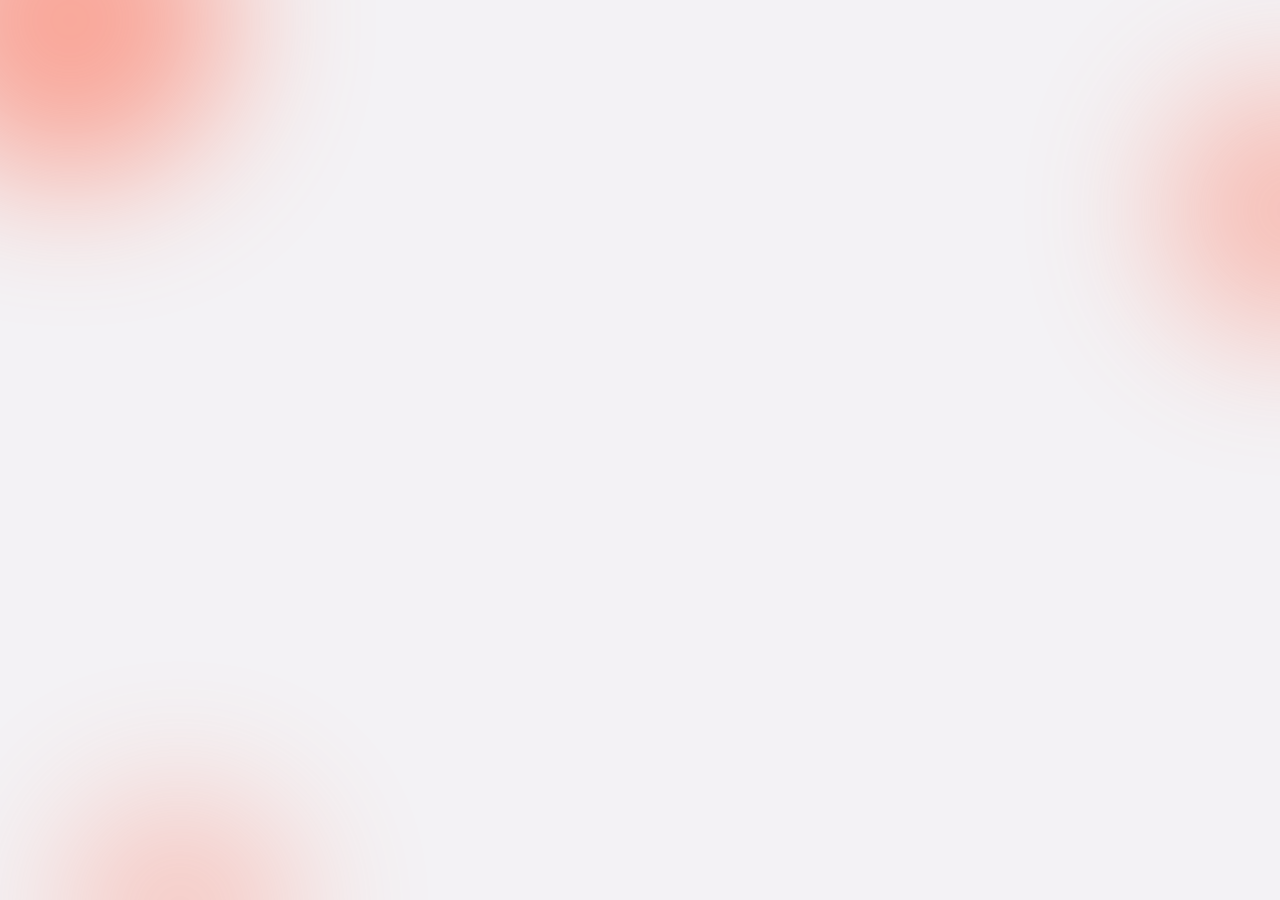
<file: extension/popup.html>
<!doctype html>
<html lang="en">
<head>
  <meta charset="utf-8">
  <meta name="color-scheme" content="light dark">
  <title>Hatswap</title>
  <link rel="stylesheet" href="popup.css">
</head>
<body>
  <!-- The wash: a soft colour field behind every surface that takes the active account's colour. -->
  <div class="wash" aria-hidden="true"><span class="blob a"></span><span class="blob b"></span><span class="blob c"></span></div>
  <div id="app"><main id="view"></main></div>
  <!-- Modal sheet (save / edit / "is this still X?"): rises on a spring, the app sinks behind it. -->
  <div class="layer sheet-layer" id="sheet-layer" data-open="false" inert>
    <div class="scrim" data-dismiss="sheet"></div>
    <section class="sheet" role="dialog" aria-modal="true"></section>
  </div>
  <!-- Confirmations: a floating glass card. -->
  <div class="layer action-layer" id="action-layer" data-open="false" inert>
    <div class="scrim" data-dismiss="action"></div>
    <section class="action-sheet confirm sheet-actions" role="alertdialog" aria-modal="true"></section>
  </div>
  <div id="toast" class="toast" role="status" aria-live="polite"></div>
  <script type="module" src="popup.js"></script>
</body>
</html>
</file>
<file: extension/popup.css>
/* Hatswap popup: Hatswap's own "liquid" look. Frosted glass surfaces over a soft
   colour wash that takes the active account's colour, pill shapes, and Outfit
   (bundled, SIL OFL, see fonts/) so it reads as Hatswap rather than the OS. */

@font-face {
  font-family: "Outfit";
  src: url("fonts/outfit.woff2") format("woff2-variations");
  font-weight: 100 900;
  font-display: block;
}

:root {
  color-scheme: light dark;

  /* Brand */
  --coral: #ff5a3c;
  --coral-deep: #e8452a;
  --ok: #2ec27e;
  --warn: #f5a623;
  --danger: #ff4d4d;

  /* The wash colour follows the active account; popup.js sets --wash on <html>. */
  --wash: var(--coral);
  --wash-strength: 1;

  /* Light scheme: pale milk glass over the wash. */
  --bg: #f3f2f5;
  --ink: #15161a;
  --ink-2: rgb(21 22 26 / 0.62);
  --ink-3: rgb(21 22 26 / 0.38);
  --glass: rgb(255 255 255 / 0.62);
  --glass-strong: rgb(255 255 255 / 0.82);
  --glass-edge: rgb(255 255 255 / 0.85);
  --glass-shadow: 0 1px 2px rgb(21 22 26 / 0.05), 0 12px 32px -12px rgb(21 22 26 / 0.22);
  --hairline: rgb(21 22 26 / 0.07);
  --hover: rgb(21 22 26 / 0.05);
  --press: rgb(21 22 26 / 0.09);
  --field: rgb(21 22 26 / 0.05);
  --solid: #15161a;
  --on-solid: #ffffff;
  --scrim: rgb(21 22 26 / 0.28);
  --focus: color-mix(in oklab, var(--wash) 55%, #4a7bff);
  --blob-alpha: 0.5;

  --font: "Outfit", ui-sans-serif, -apple-system, system-ui, sans-serif;

  /* Motion. --spring is a damped spring (≈4% overshoot) sampled for linear(). */
  --ease-out: cubic-bezier(0.23, 1, 0.32, 1);
  --ease-glide: cubic-bezier(0.32, 0.72, 0, 1);
  --spring: linear(0, 0.0251, 0.0893, 0.1782, 0.2805, 0.3873, 0.4923, 0.5911, 0.6806, 0.7595, 0.8269, 0.883, 0.9285, 0.9641, 0.9912, 1.0108, 1.0242, 1.0326, 1.037, 1.0384, 1.0376, 1.0352, 1.0318, 1.0279, 1.0238, 1.0197, 1.0159, 1.0125, 1.0094, 1.0068, 1.0046, 1.0028, 1.0015, 1.0004, 0.9996, 0.9991, 0.9988, 0.9986, 0.9985, 0.9986, 1);
  --spring-bouncy: linear(0, 0.0323, 0.1183, 0.2403, 0.3801, 0.5222, 0.6557, 0.7735, 0.8716, 0.9484, 1.0041, 1.0403, 1.0594, 1.0644, 1.0585, 1.0449, 1.0265, 1.006, 0.9856, 0.9671, 0.9517, 0.9402, 0.9329, 0.9298, 0.9304, 0.9343, 0.9407, 0.9489, 0.958, 0.9674, 0.9765, 0.9847, 0.9917, 0.9972, 1.0011, 1.0035, 1.0046, 1.0046, 1.0038, 1.0025, 1);
}

@media (prefers-color-scheme: dark) {
  :root {
    /* Dark scheme: smoked glass over the wash, Hatswap's home turf. */
    --bg: #0d0d10;
    --ink: #f4f3f6;
    --ink-2: rgb(244 243 246 / 0.6);
    --ink-3: rgb(244 243 246 / 0.36);
    --glass: rgb(255 255 255 / 0.065);
    --glass-strong: rgb(30 30 36 / 0.78);
    --glass-edge: rgb(255 255 255 / 0.1);
    --glass-shadow: 0 1px 0 rgb(255 255 255 / 0.04) inset, 0 14px 40px -14px rgb(0 0 0 / 0.7);
    --hairline: rgb(255 255 255 / 0.07);
    --hover: rgb(255 255 255 / 0.06);
    --press: rgb(255 255 255 / 0.1);
    --field: rgb(255 255 255 / 0.07);
    --solid: #f4f3f6;
    --on-solid: #15161a;
    --scrim: rgb(0 0 0 / 0.5);
    --blob-alpha: 0.42;
  }
}

@media (prefers-contrast: more) {
  :root { --ink-2: var(--ink); --hairline: rgb(21 22 26 / 0.3); --blob-alpha: 0.22; }
  @media (prefers-color-scheme: dark) { :root { --hairline: rgb(255 255 255 / 0.3); } }
}

* { box-sizing: border-box; }
html, body { margin: 0; }
body {
  /* Set on body, not :root: Chrome's extension-page stylesheet puts font-size: 75% on body. */
  font: 400 13.5px/1.4 var(--font);
  letter-spacing: 0.002em;
  -webkit-font-smoothing: antialiased;
  /* A fixed size keeps Chrome from resizing the popup between screens. */
  width: 360px;
  height: 500px;
  overflow: hidden;
  background: var(--bg);
  color: var(--ink);
  cursor: default;
  user-select: none;
}
input { user-select: text; }
h1, h2, p { margin: 0; }
button, input, select { font: inherit; color: inherit; }
button { cursor: default; }
[hidden] { display: none !important; }
:focus-visible { outline: 2.5px solid var(--focus); outline-offset: 2px; }
.i { width: 18px; height: 18px; flex: none; fill: none; stroke: currentColor; stroke-width: 1.8; stroke-linecap: round; stroke-linejoin: round; }

/* The wash ------------------------------------------------------------------- */

.wash { position: absolute; inset: 0; overflow: hidden; pointer-events: none; }
.blob {
  position: absolute;
  border-radius: 50%;
  background: var(--wash);
  opacity: calc(var(--blob-alpha) * var(--wash-strength));
  filter: blur(70px);
  transition: background-color 900ms ease, opacity 600ms ease;
  animation: drift 26s ease-in-out infinite alternate;
}
.blob.a { width: 320px; height: 320px; top: -140px; left: -90px; }
.blob.b { width: 260px; height: 260px; top: 80px; right: -140px; animation-duration: 31s; animation-delay: -9s; opacity: calc(var(--blob-alpha) * 0.7 * var(--wash-strength)); }
.blob.c { width: 240px; height: 240px; bottom: -130px; left: 60px; animation-duration: 23s; animation-delay: -17s; opacity: calc(var(--blob-alpha) * 0.55 * var(--wash-strength)); }
@keyframes drift {
  from { transform: translate(0, 0) scale(1); }
  to { transform: translate(28px, 22px) scale(1.12); }
}

/* App, screens, bars ----------------------------------------------------------- */

#app {
  position: absolute;
  inset: 0;
  overflow: hidden;
  transform-origin: 50% 20%;
  transition: transform 520ms var(--ease-glide), filter 520ms var(--ease-glide);
}
body.sheet-open #app { transform: scale(0.94) translateY(-6px); filter: blur(6px) saturate(0.8); }
body.modal-open #app { transition-duration: 320ms; filter: blur(3px); }
#view { position: absolute; inset: 0; view-transition-name: view; }

.screen { position: absolute; inset: 0; display: flex; flex-direction: column; }
.scroll {
  flex: 1;
  min-height: 0;
  display: flex;
  flex-direction: column;
  overflow-y: auto;
  overscroll-behavior: contain;
  padding: 58px 0 18px;
  scrollbar-width: none;
}
.screen:has(> .toolbar) > .scroll { padding-bottom: 76px; }
.screen:not(:has(> .navbar)) > .scroll { padding-top: 18px; }

/* Bars float as glass pills; they only gain a shadow once content slides under them. */
.navbar, .toolbar {
  position: absolute;
  left: 10px;
  right: 10px;
  z-index: 2;
  transition: box-shadow 260ms ease, background-color 260ms ease;
}
.navbar {
  top: 10px;
  height: 42px;
  display: grid;
  grid-template-columns: 1fr auto 1fr;
  align-items: center;
  gap: 6px;
  padding: 0 4px;
  border-radius: 999px;
}
.toolbar { bottom: 10px; display: flex; gap: 8px; padding: 6px; border-radius: 999px; }
.glass, .navbar, .toolbar, .group, .notice-cell, .toast, .action-group, .sheet {
  background: var(--glass);
  box-shadow: inset 0 0 0 1px var(--glass-edge), var(--glass-shadow);
  backdrop-filter: blur(22px) saturate(1.5);
}
.screen[data-scrolled] > .navbar, .screen[data-more] > .toolbar { background: var(--glass-strong); }
@media (prefers-reduced-transparency: reduce) {
  .glass, .navbar, .toolbar, .group, .notice-cell, .toast, .action-group, .sheet { background: var(--glass-strong); backdrop-filter: none; }
  .blob { display: none; }
}
.nav-leading { justify-self: start; display: flex; align-items: center; min-width: 0; }
.nav-trailing { justify-self: end; display: flex; align-items: center; gap: 2px; }
.nav-title { font-size: 14px; font-weight: 600; letter-spacing: 0.005em; white-space: nowrap; overflow: hidden; text-overflow: ellipsis; }
.navbar.brand-bar { grid-template-columns: 1fr auto; padding-left: 10px; }

.brand { display: flex; align-items: center; gap: 8px; min-width: 0; }
.brand-site { font-size: 14.5px; font-weight: 600; letter-spacing: 0.005em; white-space: nowrap; overflow: hidden; text-overflow: ellipsis; }
/* The brand hat: the artwork, with the band as a masked layer so it can take a colour. */
.mark { --band: var(--coral); position: relative; display: block; flex: none; width: 30px; aspect-ratio: 1248 / 853; transform-origin: 50% 85%; }
.hat { display: block; width: 100%; height: 100%; object-fit: contain; }
.hat-band {
  position: absolute;
  inset: 0;
  background: var(--band);
  -webkit-mask: url("icons/hat-band.png") center / contain no-repeat;
  mask: url("icons/hat-band.png") center / contain no-repeat;
  transition: background-color 320ms ease 120ms;
}
/* The hat tips and drops back while its band takes the new account's colour. */
.mark.is-swapping { animation: hat-swap 680ms var(--ease-out); }
@keyframes hat-swap {
  0% { transform: none; }
  28% { transform: translateY(-5px) rotate(-16deg); }
  58% { transform: translateY(1.5px) rotate(5deg); }
  78% { transform: translateY(-0.5px) rotate(-1.5deg); }
  100% { transform: none; }
}

/* Screens slide like a stack; see render() in popup.js. */
::view-transition-old(root), ::view-transition-new(root) { animation: none; }
::view-transition-old(view), ::view-transition-new(view) {
  mix-blend-mode: normal;
  animation-duration: 440ms;
  animation-timing-function: var(--ease-glide);
  animation-fill-mode: both;
}
html[data-nav="forward"]::view-transition-old(view) { animation-name: push-out; }
html[data-nav="forward"]::view-transition-new(view) { animation-name: push-in; }
html[data-nav="back"]::view-transition-old(view) { animation-name: pop-out; z-index: 1; }
html[data-nav="back"]::view-transition-new(view) { animation-name: pop-in; }
html[data-nav="fade"]::view-transition-old(view) { animation: 220ms ease both fade-out; }
html[data-nav="fade"]::view-transition-new(view) { animation: 380ms var(--ease-out) both fade-in; }
@keyframes push-in { from { transform: translateX(60px); opacity: 0; } }
@keyframes push-out { to { transform: translateX(-40px) scale(0.98); opacity: 0; } }
@keyframes pop-out { to { transform: translateX(60px); opacity: 0; } }
@keyframes pop-in { from { transform: translateX(-40px) scale(0.98); opacity: 0; } }
@keyframes fade-out { to { opacity: 0; } }
@keyframes fade-in { from { opacity: 0; transform: scale(0.98); } }

/* Buttons --------------------------------------------------------------------- */

.btn {
  display: inline-flex;
  align-items: center;
  justify-content: center;
  gap: 6px;
  height: 38px;
  padding: 0 16px;
  border: 0;
  border-radius: 999px;
  font-size: 13.5px;
  font-weight: 600;
  letter-spacing: 0.005em;
  white-space: nowrap;
  transition: transform 320ms var(--spring), opacity 200ms ease, background-color 200ms ease, box-shadow 200ms ease;
}
.btn:active:not(:disabled) { transform: scale(0.95); transition-duration: 60ms; }
.btn:disabled { opacity: 0.45; }
.btn .i { width: 16px; height: 16px; }
.btn.filled { background: var(--solid); color: var(--on-solid); }
.btn.tinted { background: color-mix(in oklab, var(--wash) 18%, transparent); color: color-mix(in oklab, var(--wash) 70%, var(--ink)); }
.btn.quiet { background: var(--field); }
.btn.large { height: 44px; font-size: 14.5px; }
.btn.grow { flex: 1; }

.text-btn {
  display: inline-flex;
  align-items: center;
  gap: 2px;
  height: 34px;
  padding: 0 10px;
  border: 0;
  border-radius: 999px;
  background: none;
  color: var(--ink-2);
  font-size: 13.5px;
  font-weight: 500;
  white-space: nowrap;
  transition: background-color 180ms ease, color 180ms ease, transform 320ms var(--spring);
}
.text-btn:active:not(:disabled) { transform: scale(0.94); transition-duration: 60ms; }
.text-btn:disabled { color: var(--ink-3); }
.text-btn.bold { color: var(--ink); font-weight: 650; }
.text-btn.small { font-size: 12.5px; height: 28px; }
.text-btn .i { width: 18px; height: 18px; margin-left: -4px; stroke-width: 2.2; }

.icon-btn {
  display: inline-grid;
  place-items: center;
  width: 34px;
  height: 34px;
  padding: 0;
  border: 0;
  border-radius: 50%;
  background: none;
  color: var(--ink-2);
  transition: background-color 180ms ease, color 180ms ease, transform 320ms var(--spring);
}
.icon-btn .i { width: 19px; height: 19px; }
.icon-btn:active { transform: scale(0.9); transition-duration: 60ms; }
@media (hover: hover) and (pointer: fine) {
  .icon-btn:hover, .text-btn:hover:not(:disabled) { background: var(--hover); color: var(--ink); }
  .btn.quiet:hover:not(:disabled) { background: var(--press); }
  .btn.filled:hover:not(:disabled) { box-shadow: 0 6px 18px -6px color-mix(in oklab, var(--wash) 60%, transparent); }
}

/* Grouped lists --------------------------------------------------------------- */

.section { margin: 0 14px 18px; }
.section-header {
  padding: 0 14px 7px;
  font-size: 11.5px;
  font-weight: 600;
  letter-spacing: 0.06em;
  text-transform: uppercase;
  color: var(--ink-3);
}
.section-footer { padding: 7px 14px 0; font-size: 12px; line-height: 1.4; color: var(--ink-2); }
.section-footer.error { color: var(--danger); }
.group { list-style: none; margin: 0; padding: 0; border-radius: 18px; overflow: hidden; }

.cell {
  --inset: 14px;
  position: relative;
  display: flex;
  align-items: center;
  gap: 10px;
  width: 100%;
  min-height: 46px;
  padding: 7px 14px;
  border: 0;
  background: transparent;
  text-align: left;
  transition: background-color 360ms ease;
}
.group > * + *::before {
  content: "";
  position: absolute;
  top: 0;
  right: var(--inset);
  left: var(--inset);
  height: 1px;
  background: var(--hairline);
}
button.cell:active { background: var(--press); transition-duration: 0ms; }
@media (hover: hover) and (pointer: fine) { button.cell:hover { background: var(--hover); } }
.cell-title { flex: 1; min-width: 0; }
.cell-value { color: var(--ink-2); white-space: nowrap; }
.cell .chev { width: 14px; height: 14px; color: var(--ink-3); stroke-width: 2.4; }
.cell.tint { color: color-mix(in oklab, var(--wash) 70%, var(--ink)); font-weight: 500; }
.cell.destructive { color: var(--danger); font-weight: 500; }
.row-text { display: flex; flex-direction: column; min-width: 0; flex: 1; }
.row-text small { color: var(--ink-2); font-size: 12px; }

/* Account rows ---------------------------------------------------------------- */

.accounts { display: flex; flex-direction: column; }
.accounts .group { position: relative; }
/* One glass pill behind the active row; on a switch it flows to the new row. */
.pill {
  position: absolute;
  left: 6px;
  right: 6px;
  top: 0;
  z-index: 0;
  border-radius: 14px;
  background: color-mix(in oklab, var(--wash) 14%, var(--glass-strong));
  box-shadow: inset 0 0 0 1px color-mix(in oklab, var(--wash) 28%, transparent);
  opacity: 0;
  pointer-events: none;
  transition: transform 520ms var(--spring), height 520ms var(--spring), opacity 200ms ease, background-color 500ms ease;
}
.pill.instant { transition: none; }
.account { position: relative; z-index: 1; --inset: 62px; display: flex; align-items: center; transition: background-color 360ms ease; }
.account.is-selected { background: var(--hover); }
.account.is-active::before, .account.is-active + .account::before { opacity: 0; }
.account-main {
  flex: 1;
  min-width: 0;
  display: flex;
  align-items: center;
  gap: 12px;
  padding: 9px 2px 9px 12px;
  border: 0;
  background: none;
  text-align: left;
  transition: transform 320ms var(--spring);
}
.account-main:active { transform: scale(0.985); transition-duration: 60ms; }
.avatar {
  --size: 36px;
  display: grid;
  place-items: center;
  width: var(--size);
  height: var(--size);
  flex: none;
  border-radius: 13px;
  background-color: var(--c);
  background-image: linear-gradient(145deg, rgb(255 255 255 / 0.3), rgb(255 255 255 / 0) 50%, rgb(0 0 0 / 0.08));
  color: var(--fg);
  font-size: calc(var(--size) * 0.36);
  font-weight: 700;
  letter-spacing: 0.03em;
  box-shadow: inset 0 0 0 1px rgb(255 255 255 / 0.18), 0 4px 12px -4px color-mix(in oklab, var(--c) 60%, transparent);
  transition: background-color 320ms ease, color 320ms ease, transform 420ms var(--spring);
}
.account.is-active .avatar { transform: scale(1.06); }
.account-text { display: flex; flex-direction: column; min-width: 0; flex: 1; }
.account-name { font-size: 14px; font-weight: 600; white-space: nowrap; overflow: hidden; text-overflow: ellipsis; }
.account-sub { font-size: 12px; color: var(--ink-2); white-space: nowrap; overflow: hidden; text-overflow: ellipsis; }
.account-sub.warn { color: var(--warn); }
.state { display: grid; place-items: center; width: 24px; height: 24px; color: var(--ink); }
.state .check { width: 18px; height: 18px; stroke-width: 2.6; opacity: 0; transform: scale(0.4) rotate(-20deg); transition: opacity 140ms ease, transform 480ms var(--spring-bouncy); }
.account.is-active .state .check { opacity: 1; transform: none; }
.info-btn { display: grid; place-items: center; width: 36px; height: 36px; margin-right: 4px; border: 0; border-radius: 50%; background: none; color: var(--ink-3); opacity: 0.55; transition: opacity 180ms ease, color 180ms ease, background-color 180ms ease, transform 320ms var(--spring); }
.account:hover .info-btn, .info-btn:focus-visible, .account:focus-within .info-btn { opacity: 1; }
.info-btn:active { transform: scale(0.9); transition-duration: 60ms; }
.info-btn .i { width: 20px; height: 20px; stroke-width: 1.7; }
@media (hover: hover) and (pointer: fine) { .info-btn:hover { color: var(--ink); background: var(--hover); } }

.spinner { width: 18px; height: 18px; color: var(--ink-2); animation: spin 900ms steps(8) infinite; }
.spinner path { stroke: currentColor; stroke-width: 2.3; stroke-linecap: round; }
@keyframes spin { to { transform: rotate(360deg); } }

.key-hint { margin: auto 0 0; padding: 14px 0 0; text-align: center; font-size: 12px; color: var(--ink-3); }
.key-hint kbd { margin-right: 5px; }
.no-results { padding: 24px; text-align: center; color: var(--ink-2); }

/* Search field */
.search { position: relative; margin: 0 14px 14px; }
.search .i { position: absolute; top: 50%; left: 12px; translate: 0 -50%; width: 16px; height: 16px; color: var(--ink-3); stroke-width: 2; pointer-events: none; }
.search input {
  width: 100%;
  height: 38px;
  padding: 0 34px 0 36px;
  border: 0;
  border-radius: 999px;
  background: var(--field);
  font-size: 13.5px;
  outline: none;
  box-shadow: inset 0 0 0 1px transparent;
  transition: box-shadow 200ms ease, background-color 200ms ease;
}
.search input:focus { background: var(--glass-strong); box-shadow: inset 0 0 0 1.5px var(--focus); }
.search input::placeholder { color: var(--ink-3); }
.search input::-webkit-search-cancel-button { display: none; }
.search .clear { position: absolute; top: 50%; right: 9px; translate: 0 -50%; width: 22px; height: 22px; padding: 0; border: 0; background: none; color: var(--ink-3); display: grid; place-items: center; }
.search .clear .i { width: 16px; height: 16px; }

/* Inline notices (drift, rejected, access) */
.notice-cell {
  display: flex;
  align-items: center;
  gap: 10px;
  padding: 10px 8px 10px 14px;
  border-radius: 18px;
  font-size: 12.5px;
  line-height: 1.4;
  transition: opacity 260ms var(--ease-out), transform 520ms var(--spring);
  @starting-style { opacity: 0; transform: translateY(-8px) scale(0.98); }
}
.notice-cell > .i { width: 20px; height: 20px; color: var(--warn); }
.notice-cell.danger > .i { color: var(--danger); }
.notice-cell p { flex: 1; }

/* Centered states: welcome, locked, empty, unsupported ---------------------- */

.center { flex: 1; display: flex; flex-direction: column; align-items: center; justify-content: center; padding: 8px 32px 24px; text-align: center; }
.center p { margin-top: 6px; color: var(--ink-2); }
.title { font-size: 19px; font-weight: 650; letter-spacing: -0.01em; }
.title-large { font-size: 26px; font-weight: 700; letter-spacing: -0.02em; line-height: 1.1; }
.mascot { display: block; width: auto; height: 104px; margin: 0 auto 10px; filter: drop-shadow(0 10px 18px rgb(0 0 0 / 0.45)); pointer-events: none; }
.empty .mascot { height: 72px; animation: hat-swap 800ms var(--ease-out) 120ms both; transform-origin: 50% 90%; }
.lock-screen .mascot { height: 92px; }
.app-icon { width: 64px; height: 64px; margin-bottom: 14px; border-radius: 15px; filter: drop-shadow(0 10px 20px rgb(0 0 0 / 0.22)); }
.empty .app-icon { animation: hat-swap 800ms var(--ease-out) 120ms both; transform-origin: 50% 80%; }
.glyph { display: grid; place-items: center; width: 60px; height: 60px; margin-bottom: 14px; border-radius: 20px; background: var(--glass-strong); box-shadow: inset 0 0 0 1px var(--glass-edge), var(--glass-shadow); color: var(--ink-2); }
.glyph .i { width: 26px; height: 26px; }
.glyph.warn { color: var(--warn); }

.welcome { padding: 0 26px; text-align: center; }
.welcome .app-icon { width: 60px; height: 60px; margin-bottom: 12px; }
.welcome .subtitle { margin-top: 6px; color: var(--ink-2); }
.welcome .text-btn { margin-top: 12px; }
.features { display: flex; flex-direction: column; gap: 10px; margin-top: 20px; text-align: left; }
.feature { display: flex; gap: 12px; align-items: flex-start; padding: 11px 13px; border-radius: 16px; }
.feature .i { width: 22px; height: 22px; margin-top: 1px; }
.feature strong { display: block; font-size: 13px; font-weight: 600; }
.feature span { display: block; margin-top: 1px; color: var(--ink-2); font-size: 12px; line-height: 1.4; }

.lock-screen .lock-glyph { color: var(--ink-2); }
.lock-screen .shackle { transition: transform 420ms var(--spring-bouncy); }
.lock-screen.is-open .shackle { transform: translateY(-3.5px); }
.lock-form { display: flex; flex-direction: column; gap: 10px; width: 100%; margin-top: 22px; }
.field-rounded {
  height: 44px;
  padding: 0 16px;
  border: 0;
  border-radius: 999px;
  background: var(--glass-strong);
  font-size: 14px;
  text-align: center;
  outline: none;
  box-shadow: inset 0 0 0 1px var(--glass-edge), var(--glass-shadow);
  transition: box-shadow 200ms ease;
}
.field-rounded:focus { box-shadow: inset 0 0 0 1.5px var(--focus), var(--glass-shadow); }
.lock-screen .text-btn { margin-top: 14px; }
.shake { animation: shake 440ms var(--ease-out); }
@keyframes shake {
  15% { transform: translateX(-10px); }
  35% { transform: translateX(8px); }
  55% { transform: translateX(-5px); }
  75% { transform: translateX(3px); }
}

/* Form cells --------------------------------------------------------------------- */

.input-cell { gap: 0; padding: 0 14px; }
.input-cell .label { width: 78px; flex: none; color: var(--ink-2); }
.input-cell input { flex: 1; min-width: 0; height: 46px; border: 0; background: transparent; font-size: 13.5px; outline: none; }
.input-cell input::placeholder { color: var(--ink-3); }
.input-cell:focus-within { box-shadow: inset 0 0 0 1.5px var(--focus); }

.preview { display: flex; justify-content: center; padding: 6px 0 20px; }
.preview .avatar { --size: 76px; border-radius: 26px; box-shadow: inset 0 0 0 1px rgb(255 255 255 / 0.2), 0 14px 30px -10px color-mix(in oklab, var(--c) 70%, transparent); }
.preview .avatar.bump { animation: bump 520ms var(--spring-bouncy); }
@keyframes bump { 40% { transform: scale(1.1); } }

.swatches { display: grid; grid-template-columns: repeat(9, 1fr); gap: 4px; padding: 12px 10px; }
.swatch { position: relative; display: grid; place-items: center; height: 30px; }
.swatch input { position: absolute; inset: 0; margin: 0; opacity: 0; }
.swatch span {
  width: 24px;
  height: 24px;
  border-radius: 50%;
  background: var(--c);
  pointer-events: none;
  transform: scale(0.8);
  transition: transform 480ms var(--spring-bouncy), box-shadow 260ms var(--ease-out);
}
.swatch input:checked + span { transform: none; box-shadow: 0 0 0 2.5px var(--bg), 0 0 0 4.5px var(--c); }
.swatch input:focus-visible + span { outline: 2.5px solid var(--focus); outline-offset: 5px; }

.note { margin: 0 14px 18px; padding: 11px 14px; border-radius: 16px; background: color-mix(in oklab, var(--warn) 16%, transparent); font-size: 12.5px; line-height: 1.4; }
.note.calm { background: var(--field); color: var(--ink-2); }

/* Switch: the knob stretches while pressed. */
.switch {
  appearance: none;
  position: relative;
  flex: none;
  width: 44px;
  height: 26px;
  margin: 0;
  border-radius: 13px;
  background: var(--press);
  transition: background-color 300ms ease;
}
.switch::after {
  content: "";
  position: absolute;
  top: 3px;
  left: 3px;
  width: 20px;
  height: 20px;
  border-radius: 10px;
  background: #fff;
  box-shadow: 0 2px 6px rgb(0 0 0 / 0.25);
  transition: left 480ms var(--spring), width 300ms var(--spring);
}
.switch:checked { background: var(--wash); }
.switch:checked::after { left: 21px; }
.switch:active::after { width: 26px; }
.switch:checked:active::after { left: 15px; }

/* Segmented control with a sliding thumb */
.segmented { position: relative; display: grid; grid-auto-flow: column; grid-auto-columns: 1fr; min-width: 168px; padding: 3px; border-radius: 999px; background: var(--field); }
.segmented .thumb {
  position: absolute;
  top: 3px;
  bottom: 3px;
  left: 3px;
  width: calc(50% - 3px);
  border-radius: 999px;
  background: var(--glass-strong);
  box-shadow: inset 0 0 0 1px var(--glass-edge), 0 2px 8px rgb(0 0 0 / 0.12);
  transition: transform 520ms var(--spring);
}
.segmented:has(label:nth-of-type(2) input:checked) .thumb { transform: translateX(100%); }
.segmented label { position: relative; padding: 4px 8px; text-align: center; font-size: 12.5px; font-weight: 500; color: var(--ink-2); transition: color 200ms ease; }
.segmented label:has(input:checked) { color: var(--ink); font-weight: 600; }
.segmented input { position: absolute; inset: 0; margin: 0; opacity: 0; }
.segmented label:has(input:focus-visible) { outline: 2.5px solid var(--focus); border-radius: 999px; }

/* Pop-up menu (a native <select>, so a Mac shows a real menu) */
.menu {
  appearance: none;
  padding: 5px 22px 5px 10px;
  border: 0;
  border-radius: 999px;
  background: var(--field) url("data:image/svg+xml,%3Csvg xmlns='http://www.w3.org/2000/svg' width='10' height='14' viewBox='0 0 10 14' fill='none' stroke='%238a8a92' stroke-width='1.7' stroke-linecap='round' stroke-linejoin='round'%3E%3Cpath d='m2 5 3-3 3 3M2 9l3 3 3-3'/%3E%3C/svg%3E") no-repeat right 8px center;
  color: var(--ink);
  font-size: 13px;
  transition: background-color 160ms ease;
}
.menu:focus-visible { outline: 2.5px solid var(--focus); }
@media (hover: hover) and (pointer: fine) { .menu:hover { background-color: var(--press); } }

kbd {
  padding: 2px 7px;
  border-radius: 7px;
  background: var(--field);
  color: var(--ink-2);
  font: 500 12px/1.5 var(--font);
  white-space: nowrap;
}
.unset { color: var(--ink-3); }

/* Sheets ------------------------------------------------------------------------- */

.layer { position: fixed; inset: 0; z-index: 10; pointer-events: none; }
.layer[data-open="true"] { pointer-events: auto; }
.scrim { position: absolute; inset: 0; background: var(--scrim); opacity: 0; transition: opacity 420ms ease; }
.layer[data-open="true"] .scrim { opacity: 1; }

.sheet {
  position: absolute;
  top: 26px;
  left: 8px;
  right: 8px;
  bottom: 0;
  overflow: hidden;
  border-radius: 26px 26px 0 0;
  background: var(--glass-strong);
  transform: translateY(104%);
  transition: transform 380ms var(--ease-glide);
}
.sheet-layer[data-open="true"] .sheet { transform: none; transition: transform 620ms var(--spring); }
.grabber { position: absolute; top: 8px; left: 50%; z-index: 3; width: 38px; height: 5px; margin-left: -19px; border-radius: 3px; background: var(--ink-3); opacity: 0.6; }
.sheet .screen { top: 0; }
.sheet .navbar { top: 18px; left: 8px; right: 8px; background: none; box-shadow: none; backdrop-filter: none; }
.sheet .scroll { padding-top: 66px; }
.sheet .screen[data-scrolled] > .navbar { background: var(--glass-strong); box-shadow: inset 0 0 0 1px var(--glass-edge), var(--glass-shadow); backdrop-filter: blur(22px) saturate(1.5); }

.action-layer { z-index: 20; }
.action-sheet {
  position: absolute;
  left: 16px;
  right: 16px;
  bottom: 16px;
  display: flex;
  flex-direction: column;
  gap: 8px;
  transform: translateY(40px) scale(0.96);
  opacity: 0;
  transition: transform 300ms var(--ease-glide), opacity 220ms ease;
}
.action-layer[data-open="true"] .action-sheet { transform: none; opacity: 1; transition: transform 560ms var(--spring), opacity 220ms ease; }
.action-group { overflow: hidden; border-radius: 22px; background: var(--glass-strong); }
.action-message { padding: 16px 20px 14px; text-align: center; color: var(--ink-2); font-size: 12.5px; line-height: 1.4; }
.action-message strong { display: block; margin-bottom: 3px; color: var(--ink); font-size: 14px; font-weight: 650; }
.action-btn {
  position: relative;
  display: flex;
  align-items: center;
  justify-content: center;
  gap: 8px;
  width: 100%;
  height: 48px;
  border: 0;
  background: transparent;
  color: var(--ink);
  font-size: 14.5px;
  font-weight: 500;
  transition: background-color 300ms ease;
}
.action-btn::before { content: ""; position: absolute; top: 0; left: 16px; right: 16px; height: 1px; background: var(--hairline); }
.action-btn:active { background: var(--press); transition-duration: 0ms; }
.action-btn.destructive { color: var(--danger); font-weight: 600; }
.action-btn.cancel { font-weight: 600; }
.action-btn.cancel::before { content: none; }

/* Choices in the "is this still X?" sheet */
.question { padding: 0 28px 20px; text-align: center; }
.question .glyph { margin: 2px auto 12px; }
.question p { margin-top: 6px; color: var(--ink-2); font-size: 12.5px; }
.choices .cell { --inset: 50px; padding: 10px 14px; }
.choices .cell > .i { width: 22px; height: 22px; color: var(--ink-2); }
.choices .cell strong { display: block; font-weight: 600; }
.choices .cell small { display: block; color: var(--ink-2); font-size: 12px; }
.choices .cell.primary { background: color-mix(in oklab, var(--wash) 16%, transparent); }
.choices .cell.primary > .i { color: color-mix(in oklab, var(--wash) 70%, var(--ink)); }

/* Toast: a glass capsule that springs up from the bottom. */
.toast {
  position: fixed;
  bottom: 18px;
  left: 50%;
  z-index: 30;
  display: flex;
  align-items: center;
  gap: 8px;
  width: max-content;
  max-width: 324px;
  padding: 10px 16px 10px 12px;
  border-radius: 999px;
  background: var(--glass-strong);
  color: var(--ink);
  font-size: 12.5px;
  font-weight: 500;
  line-height: 1.3;
  opacity: 0;
  pointer-events: none;
  transform: translate(-50%, 18px) scale(0.9);
  transition: transform 260ms var(--ease-out), opacity 200ms ease;
}
body:has(#app:not([inert]) .toolbar) .toast { bottom: 72px; }
.toast[data-show="true"] { opacity: 1; pointer-events: auto; transform: translate(-50%, 0) scale(1); transition: transform 620ms var(--spring-bouncy), opacity 200ms ease; }
.toast > .i { width: 18px; height: 18px; color: var(--ok); stroke-width: 2.4; }
.toast.error > .i { color: var(--danger); }
.toast.warn > .i { color: var(--warn); }
.toast:has(.toast-details) { flex-wrap: wrap; border-radius: 20px; }
.toast-details { flex-basis: 100%; margin: 4px 0 0; padding-left: 26px; max-height: 140px; overflow: auto; font-size: 12px; font-weight: 400; color: var(--ink-2); }

.btn.filled .spinner { color: var(--on-solid); }

@media (prefers-reduced-motion: reduce) {
  *, *::before, *::after { transition-duration: 1ms !important; animation-duration: 1ms !important; }
  .blob { animation: none; }
  body.sheet-open #app, body.modal-open #app { transform: none; filter: none; }
}

/* A confirmation over the sheet blurs the sheet, not the app behind it. */
body.confirm-open .sheet { filter: blur(3px); transition: filter 320ms var(--ease-glide); }
.sheet { transition: transform 380ms var(--ease-glide), filter 320ms var(--ease-glide); }
</file>
